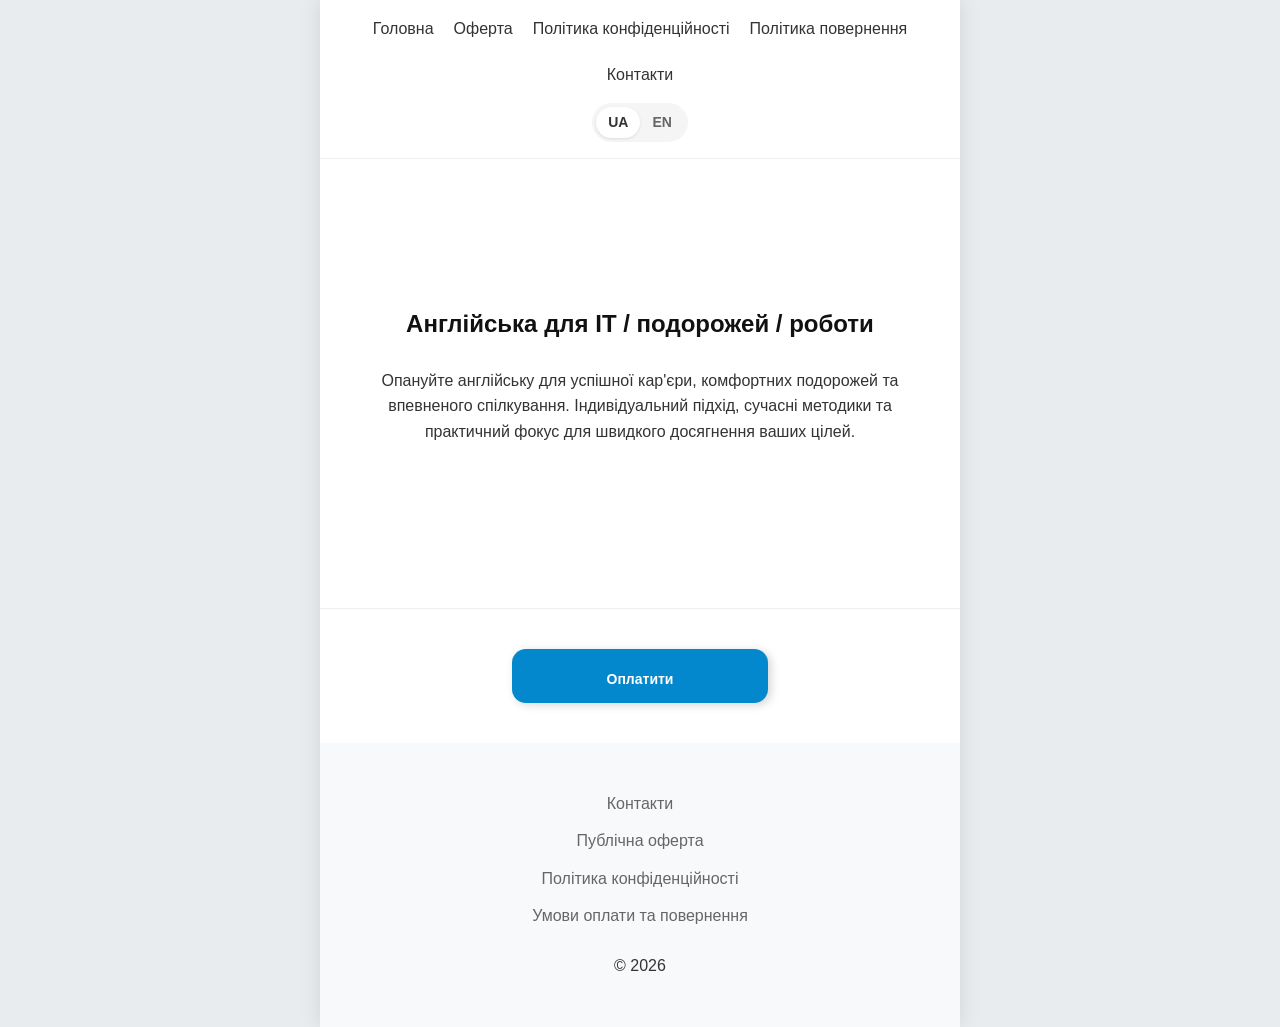
<file: index.html>
<!DOCTYPE html>
<html lang="uk">
<head>
    <meta charset="UTF-8">
    <meta name="viewport" content="width=device-width, initial-scale=1.0">
    <title>Англійська для IT / подорожей / роботи</title>
    <link rel="stylesheet" href="assets/css/styles.css">
    <link rel="alternate" hreflang="uk" href="index.html">
    <link rel="alternate" hreflang="en" href="en/index.html">
</head>
<body>
    <div class="site-wrapper">
        <header>
            <nav>
                <a href="index.html">Головна</a>
                <a href="offer.html">Оферта</a>
                <a href="privacy.html">Політика конфіденційності</a>
                <a href="refund.html">Політика повернення</a>
                <a href="contacts.html">Контакти</a>
            </nav>
            <div class="language-switcher">
                <a href="index.html" class="lang-link active">UA</a>
                <a href="en/index.html" class="lang-link">EN</a>
            </div>
        </header>

        <main>
            <section>
                <h1>Англійська для IT / подорожей / роботи</h1>
                <p>Опануйте англійську для успішної кар'єри, комфортних подорожей та впевненого спілкування. Індивідуальний підхід, сучасні методики та практичний фокус для швидкого досягнення ваших цілей.</p>
            </section>
            <div style="text-align: center; margin: 40px 0;">
                <a href="https://secure.wayforpay.com/button/bc25358b817f2" style="display:inline-block!important;background:#0488cd;background-size:cover;width: 256px!important;height:54px!important;border:none!important;border-radius:14px!important;padding:16px!important;text-decoration:none!important;box-shadow:3px 2px 8px rgba(71,66,66,0.22)!important;text-align:center!important;outline:none!important;" onmouseover="this.style.opacity='0.8';" onmouseout="this.style.opacity='1';"> <span style="font-family:Verdana,Arial,sans-serif!important;font-weight:bold!important;font-size:14px!important;color:#ffffff!important;line-height:18px!important;vertical-align:middle!important;">Оплатити</span></a>
            </div>
        </main>

        <footer>
            <div class="footer-links">
                <a href="contacts.html">Контакти</a>
                <a href="offer.html">Публічна оферта</a>
                <a href="privacy.html">Політика конфіденційності</a>
                <a href="refund.html">Умови оплати та повернення</a>
            </div>
            <div>&copy; 2026</div>
        </footer>
    </div>
</body>
</html>
</file>
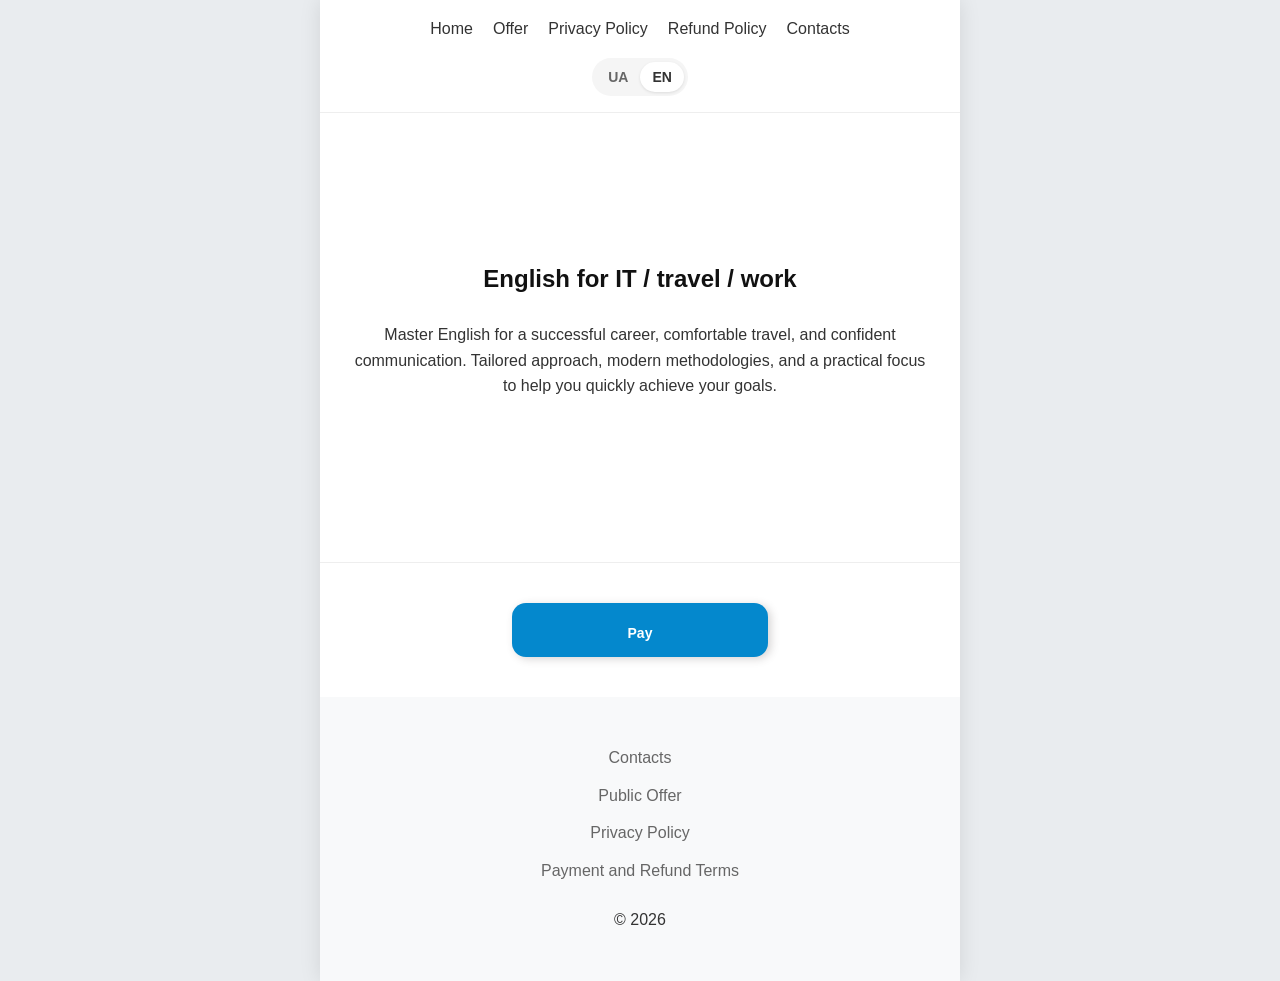
<file: en/index.html>
<!DOCTYPE html>
<html lang="en">
<head>
    <meta charset="UTF-8">
    <meta name="viewport" content="width=device-width, initial-scale=1.0">
    <title>English for IT / travel / work</title>
    <link rel="stylesheet" href="../assets/css/styles.css">
    <link rel="alternate" hreflang="uk" href="../index.html">
    <link rel="alternate" hreflang="en" href="index.html">
</head>
<body>
    <div class="site-wrapper">
        <header>
            <nav>
                <a href="index.html">Home</a>
                <a href="offer.html">Offer</a>
                <a href="privacy.html">Privacy Policy</a>
                <a href="refund.html">Refund Policy</a>
                <a href="contacts.html">Contacts</a>
            </nav>
            <div class="language-switcher">
                <a href="../index.html" class="lang-link">UA</a>
                <a href="index.html" class="lang-link active">EN</a>
            </div>
        </header>

        <main>
            <section>
                <h1>English for IT / travel / work</h1>
                <p>Master English for a successful career, comfortable travel, and confident communication. Tailored approach, modern methodologies, and a practical focus to help you quickly achieve your goals.</p>
            </section>
            <div style="text-align: center; margin: 40px 0;">
                <a href="https://secure.wayforpay.com/button/bc25358b817f2" style="display:inline-block!important;background:#0488cd;background-size:cover;width: 256px!important;height:54px!important;border:none!important;border-radius:14px!important;padding:16px!important;text-decoration:none!important;box-shadow:3px 2px 8px rgba(71,66,66,0.22)!important;text-align:center!important;outline:none!important;" onmouseover="this.style.opacity='0.8';" onmouseout="this.style.opacity='1';"> <span style="font-family:Verdana,Arial,sans-serif!important;font-weight:bold!important;font-size:14px!important;color:#ffffff!important;line-height:18px!important;vertical-align:middle!important;">Pay</span></a>
            </div>
        </main>

        <footer>
            <div class="footer-links">
                <a href="contacts.html">Contacts</a>
                <a href="offer.html">Public Offer</a>
                <a href="privacy.html">Privacy Policy</a>
                <a href="refund.html">Payment and Refund Terms</a>
            </div>
            <div>&copy; 2026</div>
        </footer>
    </div>
</body>
</html>
</file>
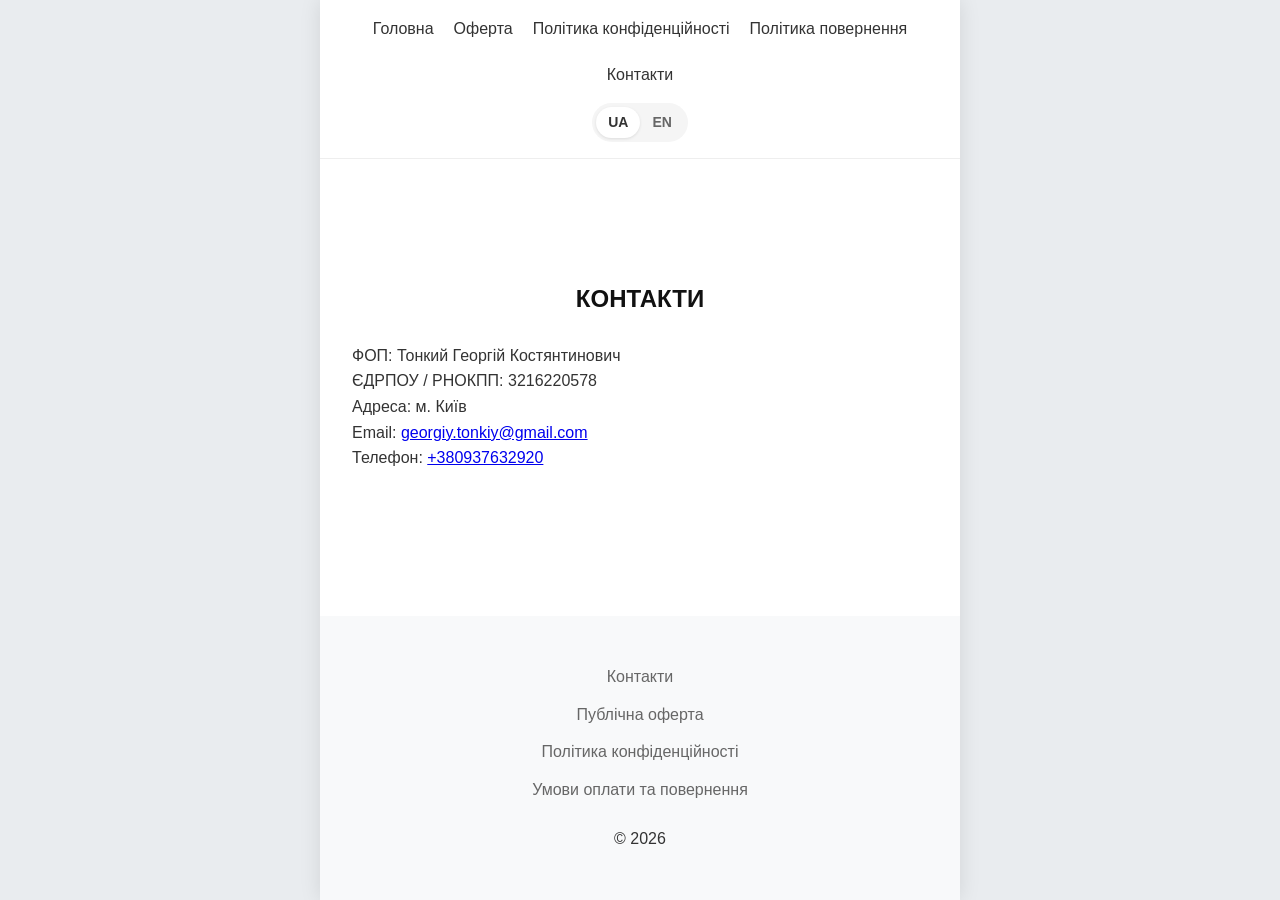
<file: contacts.html>
<!DOCTYPE html>
<html lang="uk">
<head>
    <meta charset="UTF-8">
    <meta name="viewport" content="width=device-width, initial-scale=1.0">
    <title>Контакти</title>
    <link rel="stylesheet" href="assets/css/styles.css">
    <link rel="alternate" hreflang="uk" href="contacts.html">
    <link rel="alternate" hreflang="en" href="en/contacts.html">
</head>
<body>
    <div class="site-wrapper">
        <header>
            <nav>
                <a href="index.html">Головна</a>
                <a href="offer.html">Оферта</a>
                <a href="privacy.html">Політика конфіденційності</a>
                <a href="refund.html">Політика повернення</a>
                <a href="contacts.html">Контакти</a>            </nav>
            <div class="language-switcher">
                <a href="contacts.html" class="lang-link active">UA</a>
                <a href="en/contacts.html" class="lang-link">EN</a>
            </div>
        </header>

        <main>
            <section>
                <div class="legal-content">
                    <h1>КОНТАКТИ</h1>
                    <p>
                        ФОП: Тонкий Георгій Костянтинович<br>
                        ЄДРПОУ / РНОКПП: 3216220578<br>
                        Адреса: м. Київ<br>
                        Email: <a href="mailto:georgiy.tonkiy@gmail.com">georgiy.tonkiy@gmail.com</a><br>
                        Телефон: <a href="tel:+380937632920">+380937632920</a>
                    </p>
                </div>
            </section>
        </main>

        <footer>
            <div class="footer-links">
                <a href="contacts.html">Контакти</a>
                <a href="offer.html">Публічна оферта</a>
                <a href="privacy.html">Політика конфіденційності</a>
                <a href="refund.html">Умови оплати та повернення</a>
            </div>
            <div>&copy; 2026</div>
        </footer>
    </div>
</body>
</html>
</file>
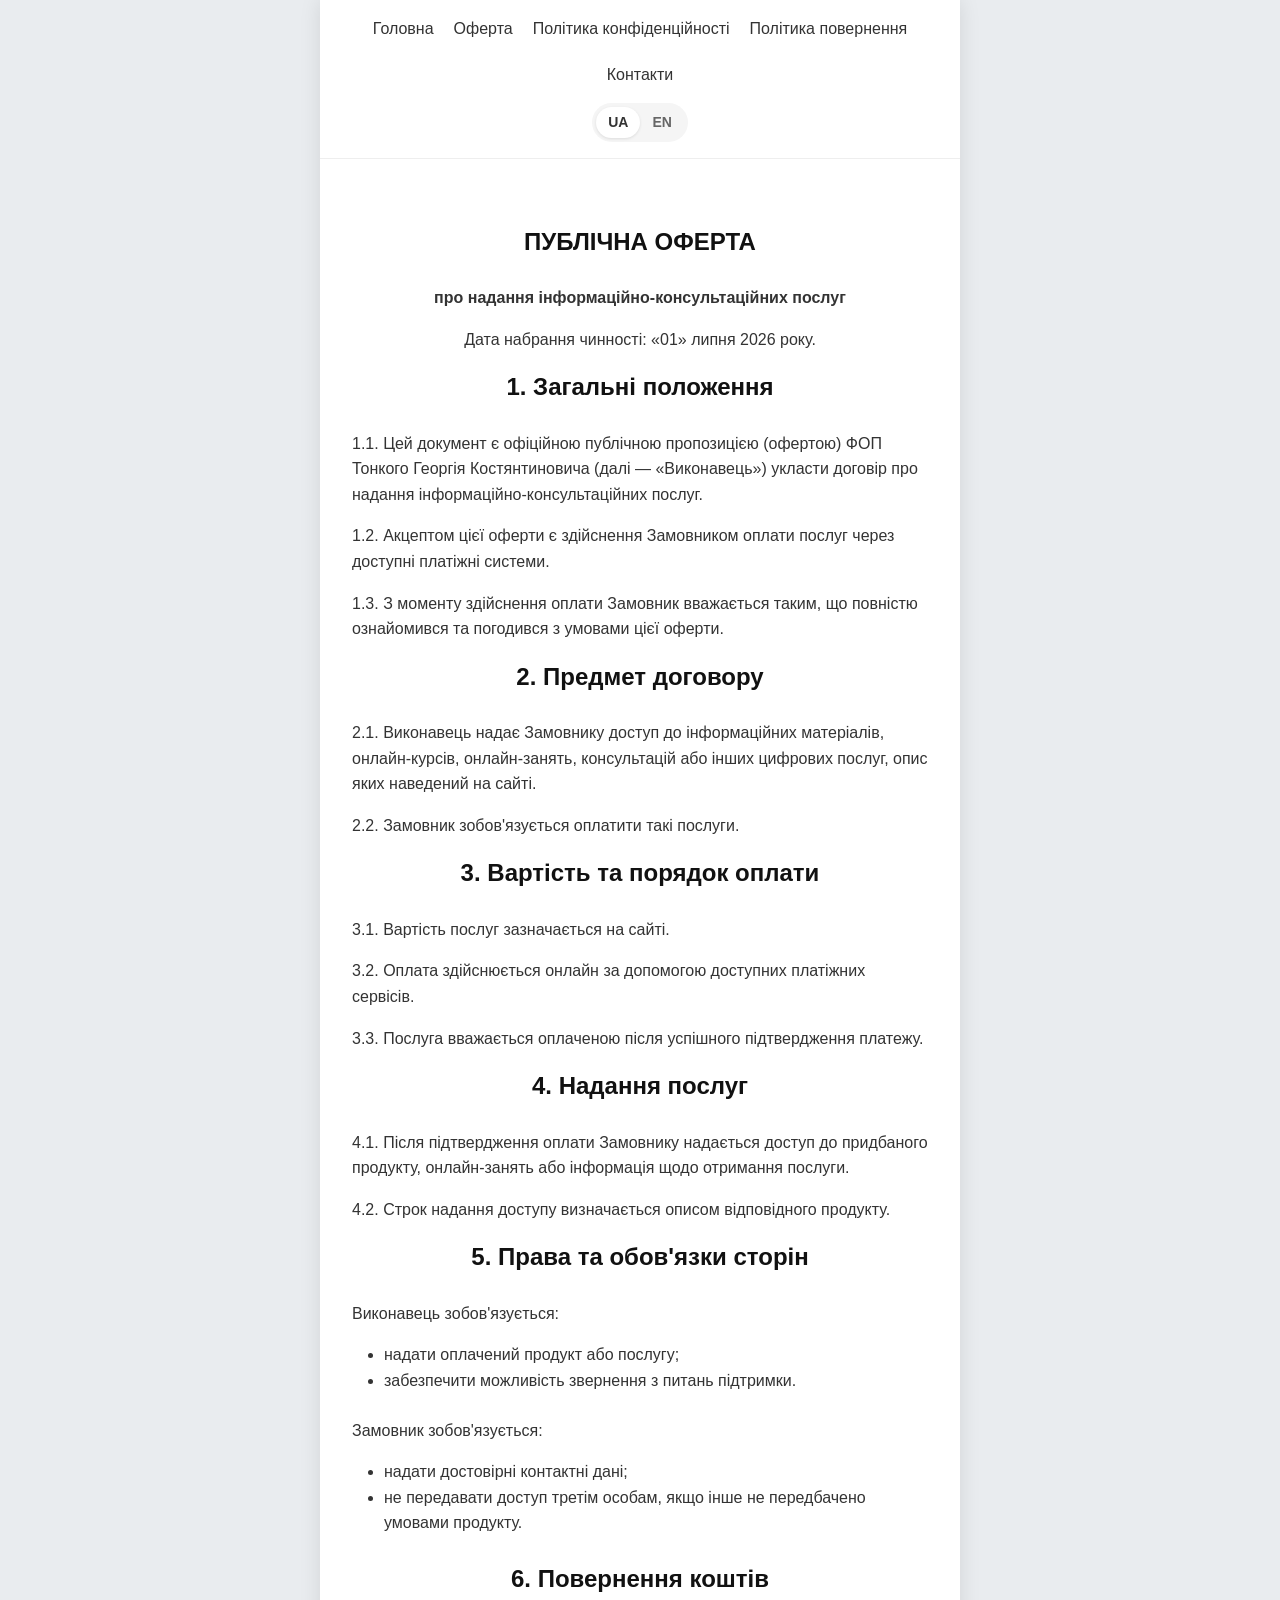
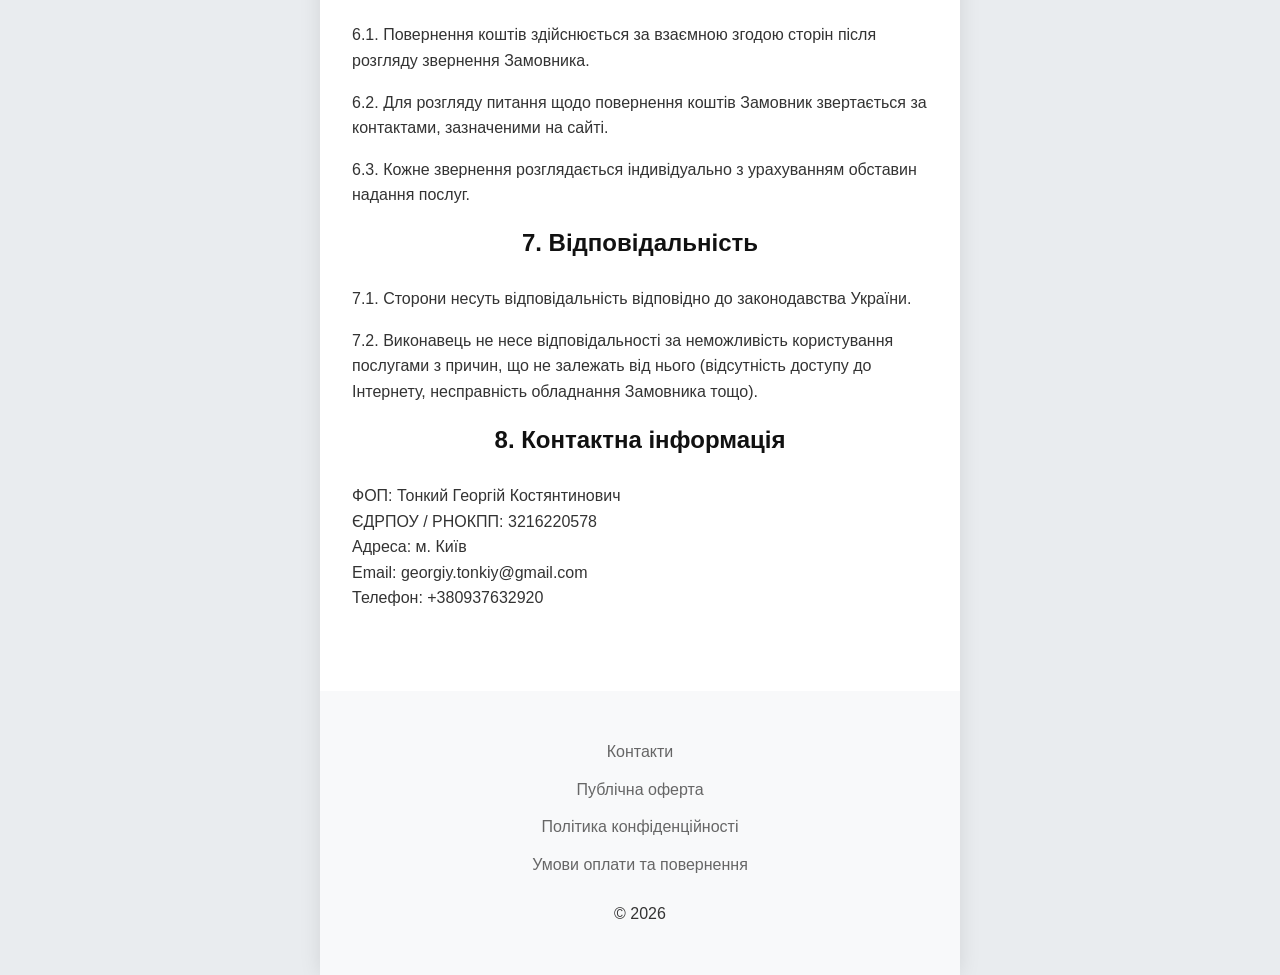
<file: offer.html>
<!DOCTYPE html>
<html lang="uk">
<head>
    <meta charset="UTF-8">
    <meta name="viewport" content="width=device-width, initial-scale=1.0">
    <title>Публічна оферта</title>
    <link rel="stylesheet" href="assets/css/styles.css">
    <link rel="alternate" hreflang="uk" href="offer.html">
    <link rel="alternate" hreflang="en" href="en/offer.html">
</head>
<body>
    <div class="site-wrapper">
        <header>
            <nav>
                <a href="index.html">Головна</a>
                <a href="offer.html">Оферта</a>
                <a href="privacy.html">Політика конфіденційності</a>
                <a href="refund.html">Політика повернення</a>
                <a href="contacts.html">Контакти</a>            </nav>
            <div class="language-switcher">
                <a href="offer.html" class="lang-link active">UA</a>
                <a href="en/offer.html" class="lang-link">EN</a>
            </div>
        </header>

        <main>
            <section>
                <div class="legal-content">
                    <h1>ПУБЛІЧНА ОФЕРТА</h1>
                    <p align="center"><strong>про надання інформаційно-консультаційних послуг</strong></p>
                    <p align="center">Дата набрання чинності: «01» липня 2026 року.</p>

                    <h2>1. Загальні положення</h2>
                    <p>1.1. Цей документ є офіційною публічною пропозицією (офертою) ФОП Тонкого Георгія Костянтиновича (далі — «Виконавець») укласти договір про надання інформаційно-консультаційних послуг.</p>
                    <p>1.2. Акцептом цієї оферти є здійснення Замовником оплати послуг через доступні платіжні системи.</p>
                    <p>1.3. З моменту здійснення оплати Замовник вважається таким, що повністю ознайомився та погодився з умовами цієї оферти.</p>

                    <h2>2. Предмет договору</h2>
                    <p>2.1. Виконавець надає Замовнику доступ до інформаційних матеріалів, онлайн-курсів, онлайн-занять, консультацій або інших цифрових послуг, опис яких наведений на сайті.</p>
                    <p>2.2. Замовник зобов'язується оплатити такі послуги.</p>

                    <h2>3. Вартість та порядок оплати</h2>
                    <p>3.1. Вартість послуг зазначається на сайті.</p>
                    <p>3.2. Оплата здійснюється онлайн за допомогою доступних платіжних сервісів.</p>
                    <p>3.3. Послуга вважається оплаченою після успішного підтвердження платежу.</p>

                    <h2>4. Надання послуг</h2>
                    <p>4.1. Після підтвердження оплати Замовнику надається доступ до придбаного продукту, онлайн-занять або інформація щодо отримання послуги.</p>
                    <p>4.2. Строк надання доступу визначається описом відповідного продукту.</p>

                    <h2>5. Права та обов'язки сторін</h2>
                    <p>Виконавець зобов'язується:</p>
                    <ul>
                        <li>надати оплачений продукт або послугу;</li>
                        <li>забезпечити можливість звернення з питань підтримки.</li>
                    </ul>
                    <p>Замовник зобов'язується:</p>
                    <ul>
                        <li>надати достовірні контактні дані;</li>
                        <li>не передавати доступ третім особам, якщо інше не передбачено умовами продукту.</li>
                    </ul>

                    <h2>6. Повернення коштів</h2>
                    <p>6.1. Повернення коштів здійснюється за взаємною згодою сторін після розгляду звернення Замовника.</p>
                    <p>6.2. Для розгляду питання щодо повернення коштів Замовник звертається за контактами, зазначеними на сайті.</p>
                    <p>6.3. Кожне звернення розглядається індивідуально з урахуванням обставин надання послуг.</p>

                    <h2>7. Відповідальність</h2>
                    <p>7.1. Сторони несуть відповідальність відповідно до законодавства України.</p>
                    <p>7.2. Виконавець не несе відповідальності за неможливість користування послугами з причин, що не залежать від нього (відсутність доступу до Інтернету, несправність обладнання Замовника тощо).</p>

                    <h2>8. Контактна інформація</h2>
                    <p>
                        ФОП: Тонкий Георгій Костянтинович<br>
                        ЄДРПОУ / РНОКПП: 3216220578<br>
                        Адреса: м. Київ<br>
                        Email: georgiy.tonkiy@gmail.com<br>
                        Телефон: +380937632920
                    </p>
                </div>
            </section>
        </main>

        <footer>
            <div class="footer-links">
                <a href="contacts.html">Контакти</a>
                <a href="offer.html">Публічна оферта</a>
                <a href="privacy.html">Політика конфіденційності</a>
                <a href="refund.html">Умови оплати та повернення</a>
            </div>
            <div>&copy; 2026</div>
        </footer>
    </div>
</body>
</html>
</file>
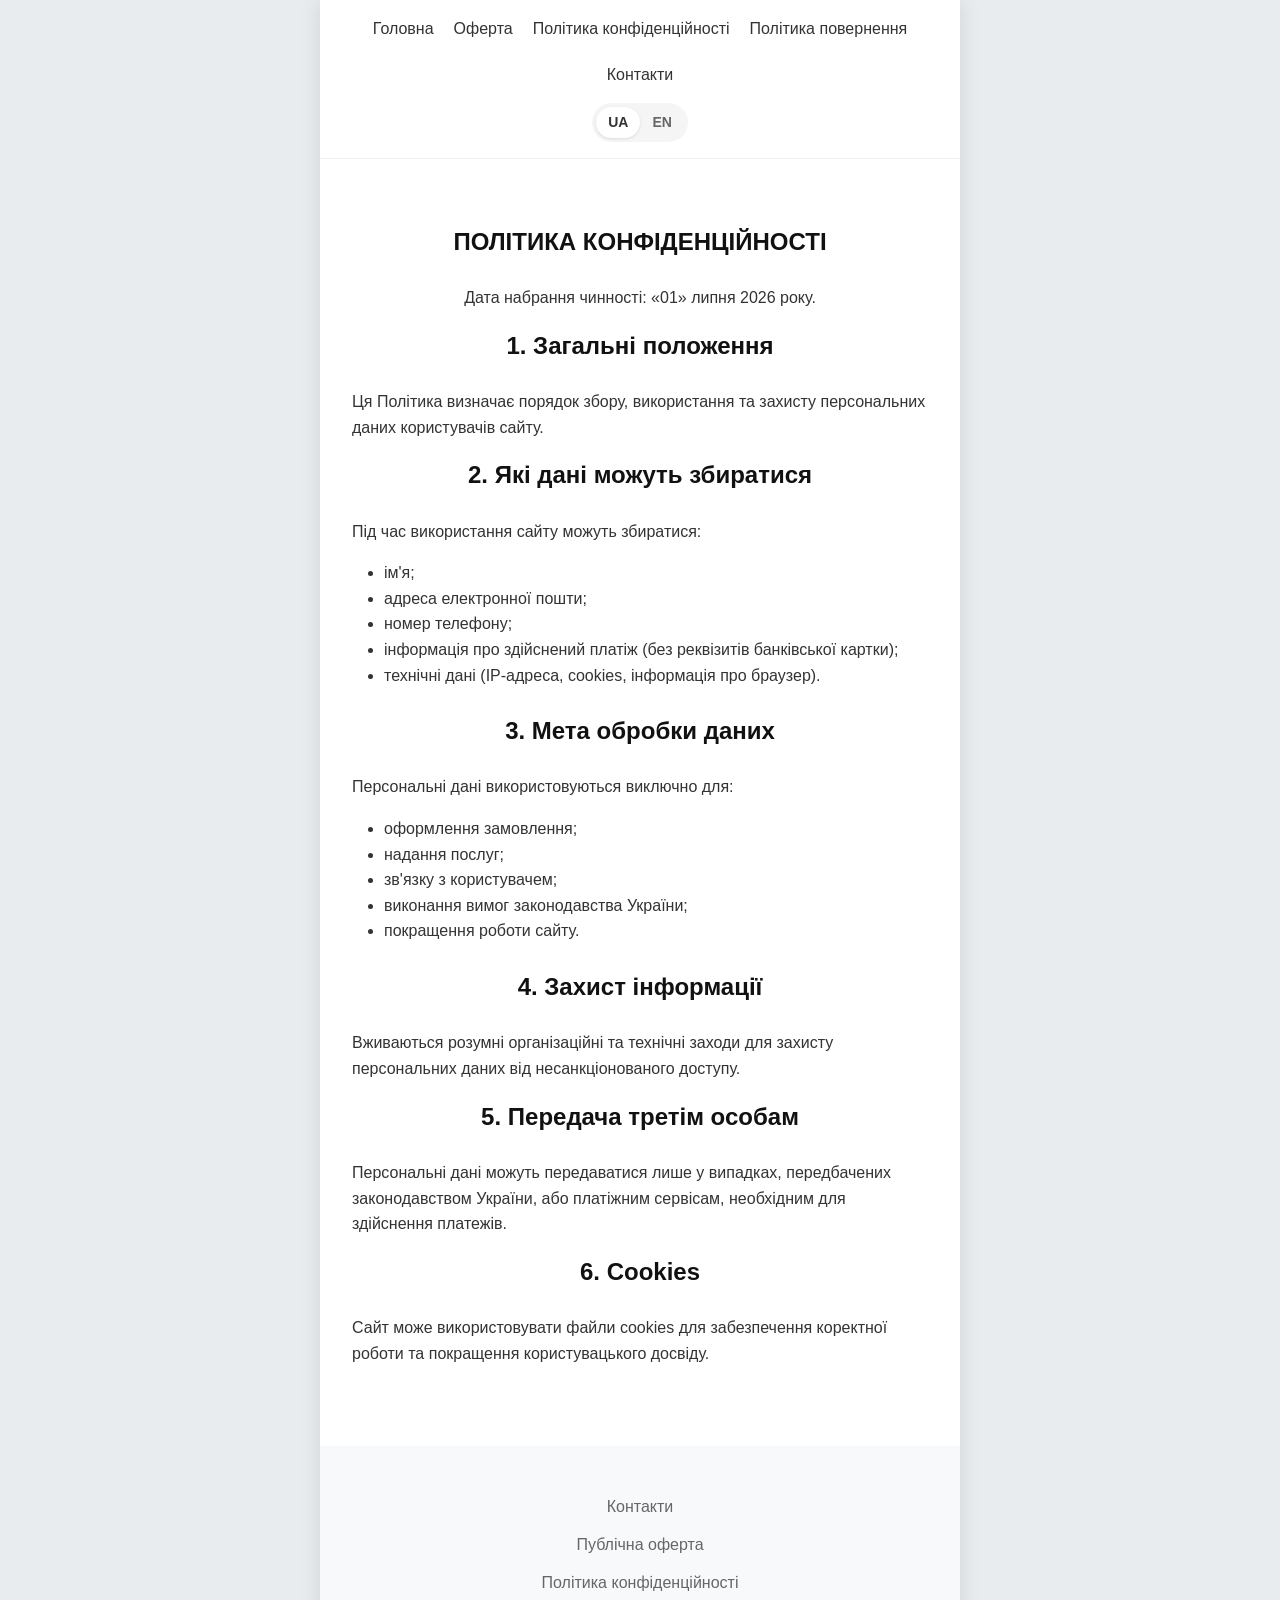
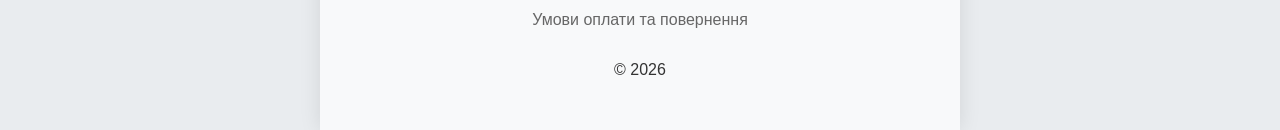
<file: privacy.html>
<!DOCTYPE html>
<html lang="uk">
<head>
    <meta charset="UTF-8">
    <meta name="viewport" content="width=device-width, initial-scale=1.0">
    <title>Політика конфіденційності</title>
    <link rel="stylesheet" href="assets/css/styles.css">
    <link rel="alternate" hreflang="uk" href="privacy.html">
    <link rel="alternate" hreflang="en" href="en/privacy.html">
</head>
<body>
    <div class="site-wrapper">
        <header>
            <nav>
                <a href="index.html">Головна</a>
                <a href="offer.html">Оферта</a>
                <a href="privacy.html">Політика конфіденційності</a>
                <a href="refund.html">Політика повернення</a>
                <a href="contacts.html">Контакти</a>            </nav>
            <div class="language-switcher">
                <a href="privacy.html" class="lang-link active">UA</a>
                <a href="en/privacy.html" class="lang-link">EN</a>
            </div>
        </header>

        <main>
            <section>
                <div class="legal-content">
                    <h1>ПОЛІТИКА КОНФІДЕНЦІЙНОСТІ</h1>
                    <p align="center">Дата набрання чинності: «01» липня 2026 року.</p>

                    <h2>1. Загальні положення</h2>
                    <p>Ця Політика визначає порядок збору, використання та захисту персональних даних користувачів сайту.</p>

                    <h2>2. Які дані можуть збиратися</h2>
                    <p>Під час використання сайту можуть збиратися:</p>
                    <ul>
                        <li>ім'я;</li>
                        <li>адреса електронної пошти;</li>
                        <li>номер телефону;</li>
                        <li>інформація про здійснений платіж (без реквізитів банківської картки);</li>
                        <li>технічні дані (IP-адреса, cookies, інформація про браузер).</li>
                    </ul>

                    <h2>3. Мета обробки даних</h2>
                    <p>Персональні дані використовуються виключно для:</p>
                    <ul>
                        <li>оформлення замовлення;</li>
                        <li>надання послуг;</li>
                        <li>зв'язку з користувачем;</li>
                        <li>виконання вимог законодавства України;</li>
                        <li>покращення роботи сайту.</li>
                    </ul>

                    <h2>4. Захист інформації</h2>
                    <p>Вживаються розумні організаційні та технічні заходи для захисту персональних даних від несанкціонованого доступу.</p>

                    <h2>5. Передача третім особам</h2>
                    <p>Персональні дані можуть передаватися лише у випадках, передбачених законодавством України, або платіжним сервісам, необхідним для здійснення платежів.</p>

                    <h2>6. Cookies</h2>
                    <p>Сайт може використовувати файли cookies для забезпечення коректної роботи та покращення користувацького досвіду.</p>
                </div>
            </section>
        </main>

        <footer>
            <div class="footer-links">
                <a href="contacts.html">Контакти</a>
                <a href="offer.html">Публічна оферта</a>
                <a href="privacy.html">Політика конфіденційності</a>
                <a href="refund.html">Умови оплати та повернення</a>
            </div>
            <div>&copy; 2026</div>
        </footer>
    </div>
</body>
</html>
</file>
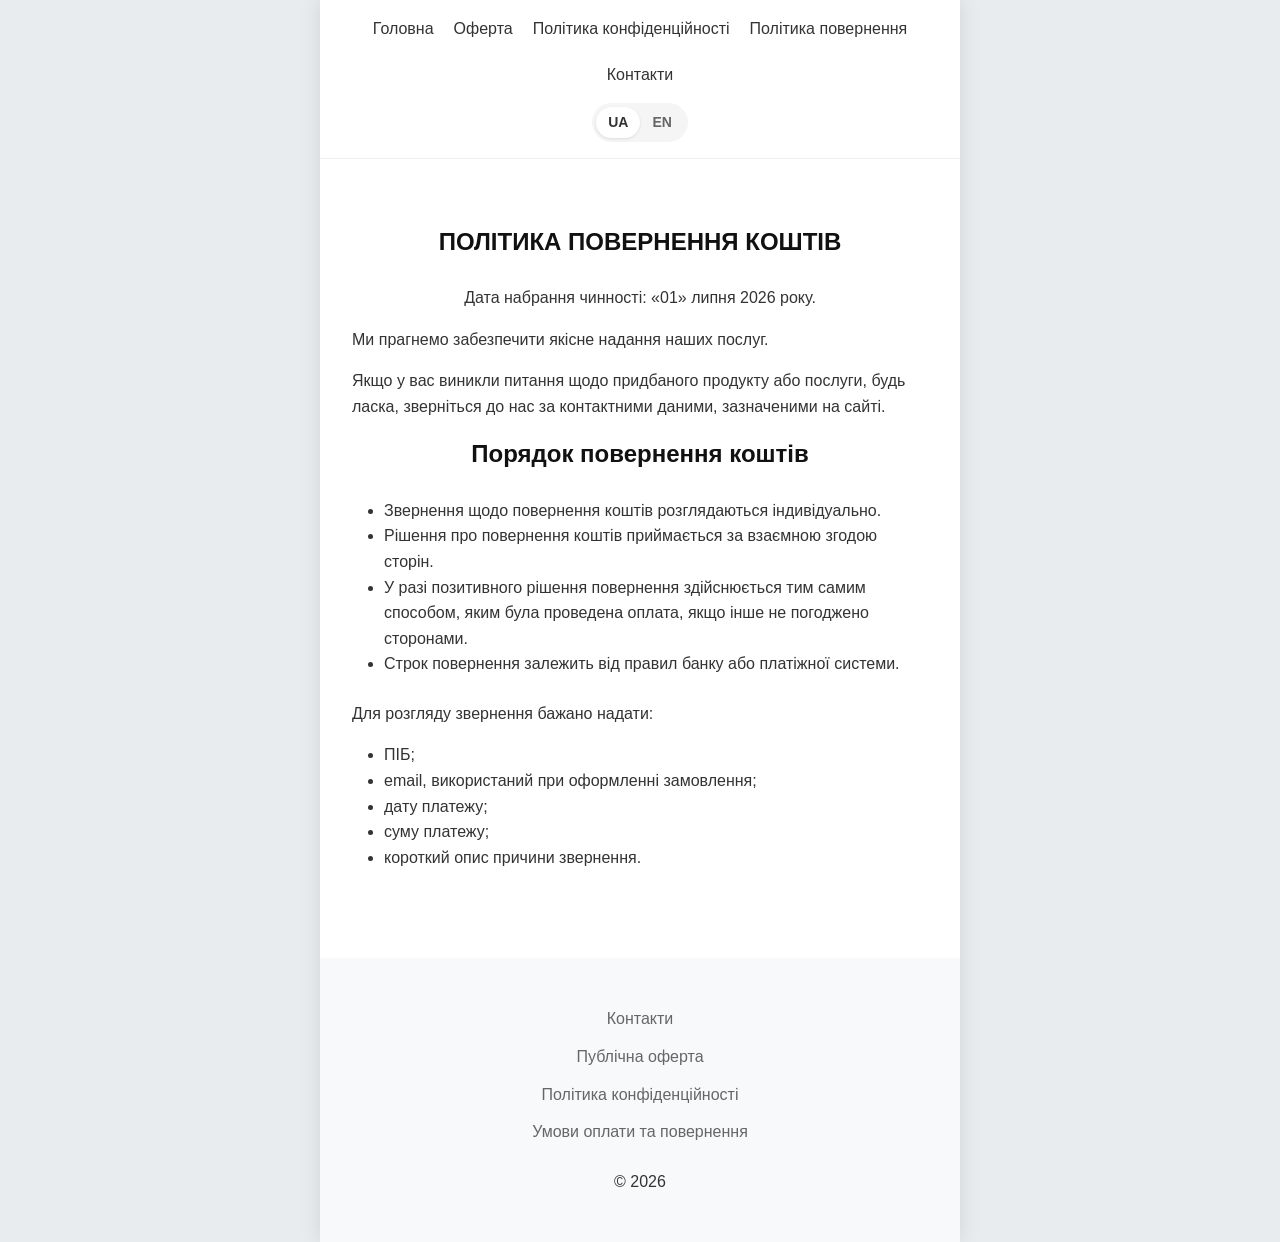
<file: refund.html>
<!DOCTYPE html>
<html lang="uk">
<head>
    <meta charset="UTF-8">
    <meta name="viewport" content="width=device-width, initial-scale=1.0">
    <title>Умови оплати та повернення</title>
    <link rel="stylesheet" href="assets/css/styles.css">
    <link rel="alternate" hreflang="uk" href="refund.html">
    <link rel="alternate" hreflang="en" href="en/refund.html">
</head>
<body>
    <div class="site-wrapper">
        <header>
            <nav>
                <a href="index.html">Головна</a>
                <a href="offer.html">Оферта</a>
                <a href="privacy.html">Політика конфіденційності</a>
                <a href="refund.html">Політика повернення</a>
                <a href="contacts.html">Контакти</a>            </nav>
            <div class="language-switcher">
                <a href="refund.html" class="lang-link active">UA</a>
                <a href="en/refund.html" class="lang-link">EN</a>
            </div>
        </header>

        <main>
            <section>
                <div class="legal-content">
                    <h1>ПОЛІТИКА ПОВЕРНЕННЯ КОШТІВ</h1>
                    <p align="center">Дата набрання чинності: «01» липня 2026 року.</p>
                    <p>Ми прагнемо забезпечити якісне надання наших послуг.</p>
                    <p>Якщо у вас виникли питання щодо придбаного продукту або послуги, будь ласка, зверніться до нас за контактними даними, зазначеними на сайті.</p>

                    <h2>Порядок повернення коштів</h2>
                    <ul>
                        <li>Звернення щодо повернення коштів розглядаються індивідуально.</li>
                        <li>Рішення про повернення коштів приймається за взаємною згодою сторін.</li>
                        <li>У разі позитивного рішення повернення здійснюється тим самим способом, яким була проведена оплата, якщо інше не погоджено сторонами.</li>
                        <li>Строк повернення залежить від правил банку або платіжної системи.</li>
                    </ul>

                    <p>Для розгляду звернення бажано надати:</p>
                    <ul>
                        <li>ПІБ;</li>
                        <li>email, використаний при оформленні замовлення;</li>
                        <li>дату платежу;</li>
                        <li>суму платежу;</li>
                        <li>короткий опис причини звернення.</li>
                    </ul>
                </div>
            </section>
        </main>

        <footer>
            <div class="footer-links">
                <a href="contacts.html">Контакти</a>
                <a href="offer.html">Публічна оферта</a>
                <a href="privacy.html">Політика конфіденційності</a>
                <a href="refund.html">Умови оплати та повернення</a>
            </div>
            <div>&copy; 2026</div>
        </footer>
    </div>
</body>
</html>
</file>
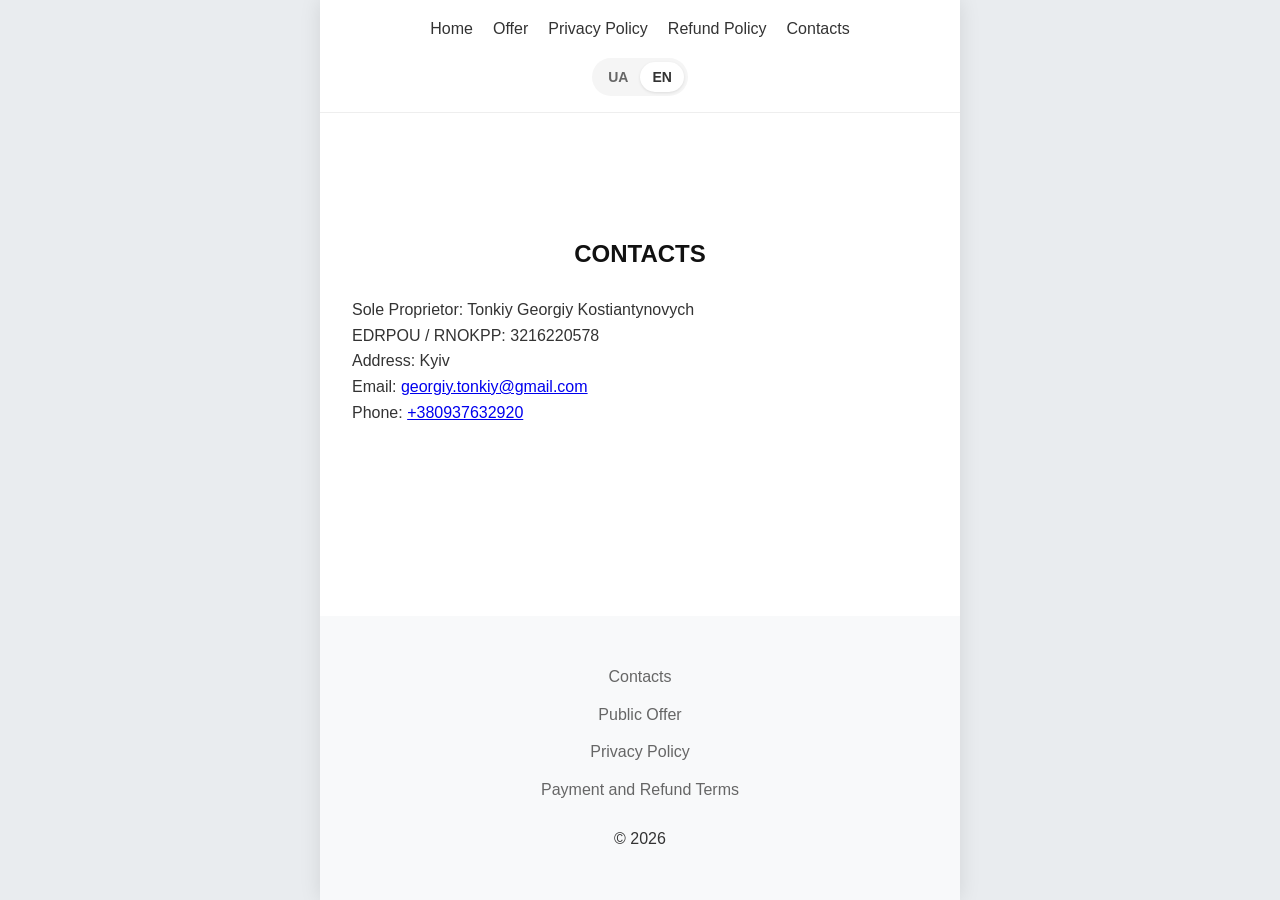
<file: en/contacts.html>
<!DOCTYPE html>
<html lang="en">
<head>
    <meta charset="UTF-8">
    <meta name="viewport" content="width=device-width, initial-scale=1.0">
    <title>Contacts</title>
    <link rel="stylesheet" href="../assets/css/styles.css">
    <link rel="alternate" hreflang="uk" href="../contacts.html">
    <link rel="alternate" hreflang="en" href="contacts.html">
</head>
<body>
    <div class="site-wrapper">
        <header>
            <nav>
                <a href="index.html">Home</a>
                <a href="offer.html">Offer</a>
                <a href="privacy.html">Privacy Policy</a>
                <a href="refund.html">Refund Policy</a>
                <a href="contacts.html">Contacts</a>            </nav>
            <div class="language-switcher">
                <a href="../contacts.html" class="lang-link">UA</a>
                <a href="contacts.html" class="lang-link active">EN</a>
            </div>
        </header>

        <main>
            <section>
                <div class="legal-content">
                    <h1>CONTACTS</h1>
                    <p>
                        Sole Proprietor: Tonkiy Georgiy Kostiantynovych<br>
                        EDRPOU / RNOKPP: 3216220578<br>
                        Address: Kyiv<br>
                        Email: <a href="mailto:georgiy.tonkiy@gmail.com">georgiy.tonkiy@gmail.com</a><br>
                        Phone: <a href="tel:+380937632920">+380937632920</a>
                    </p>
                </div>
            </section>
        </main>

        <footer>
            <div class="footer-links">
                <a href="contacts.html">Contacts</a>
                <a href="offer.html">Public Offer</a>
                <a href="privacy.html">Privacy Policy</a>
                <a href="refund.html">Payment and Refund Terms</a>
            </div>
            <div>&copy; 2026</div>
        </footer>
    </div>
</body>
</html>
</file>
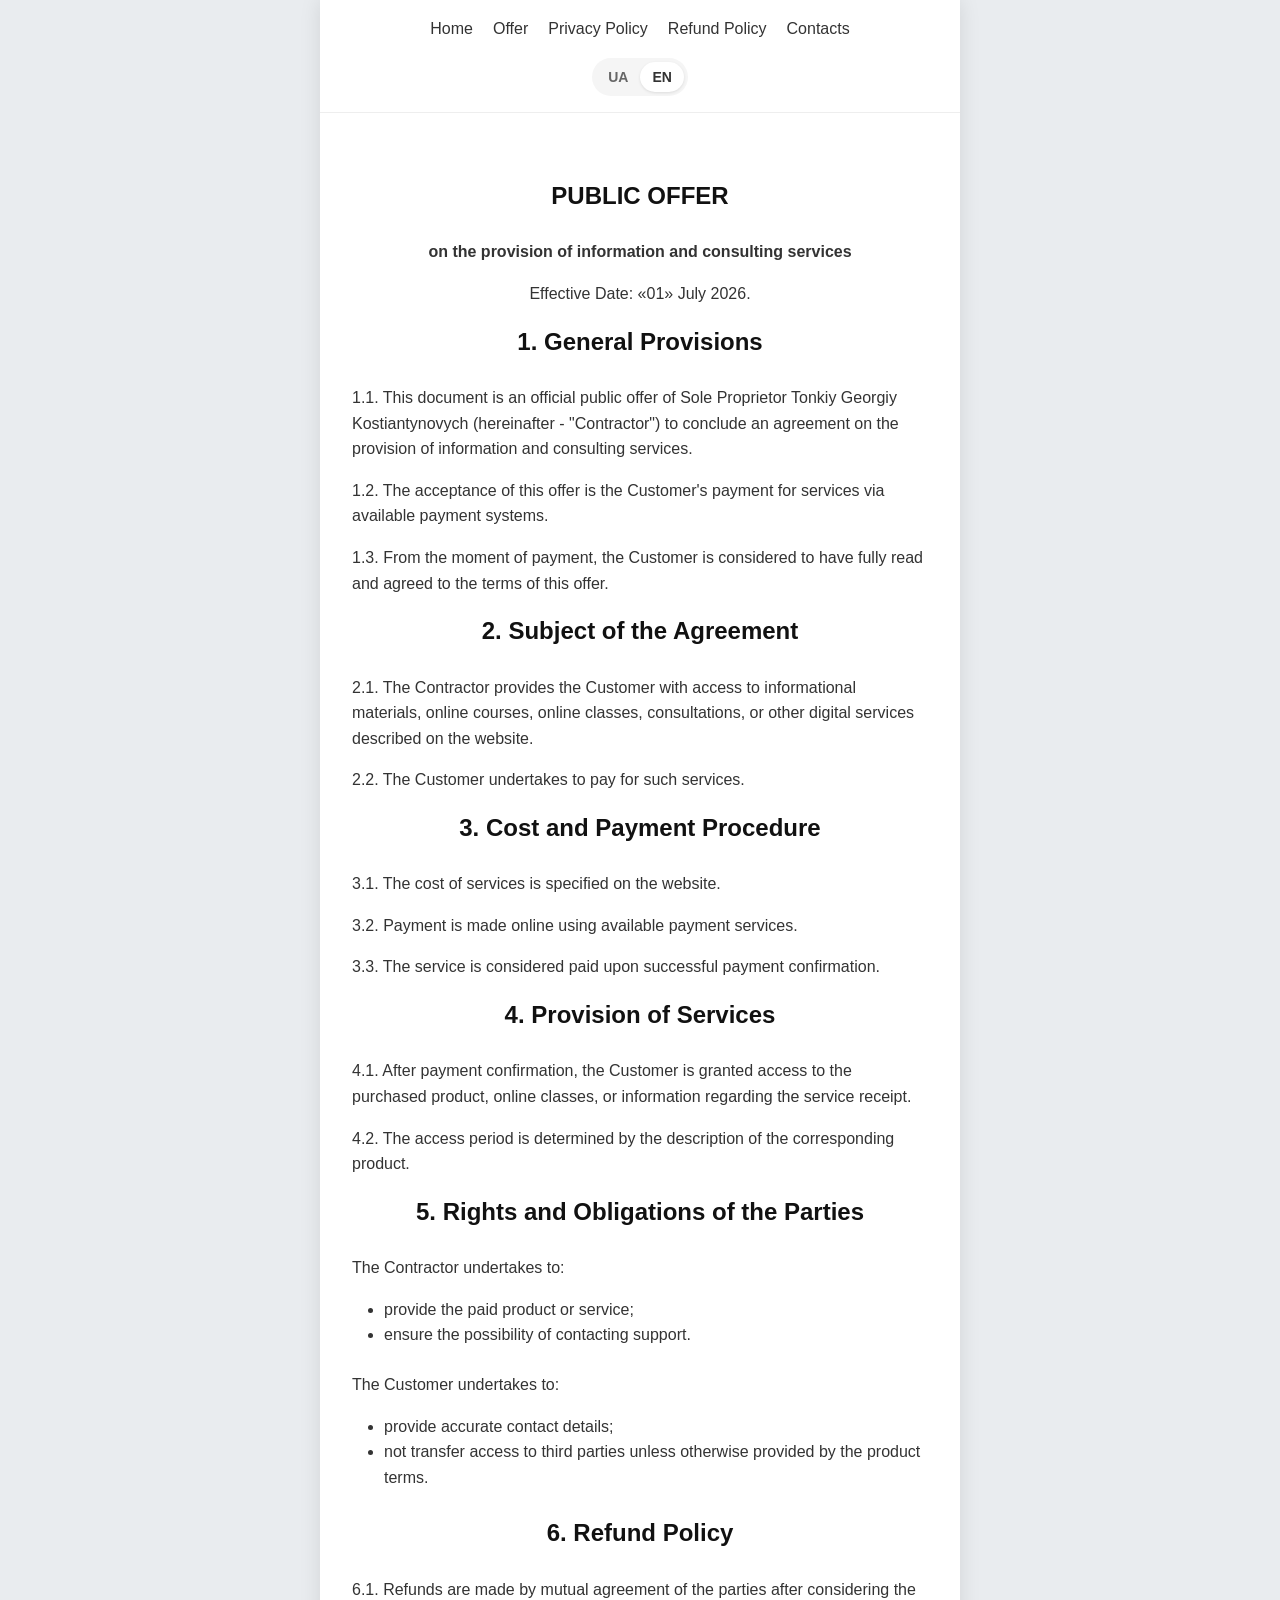
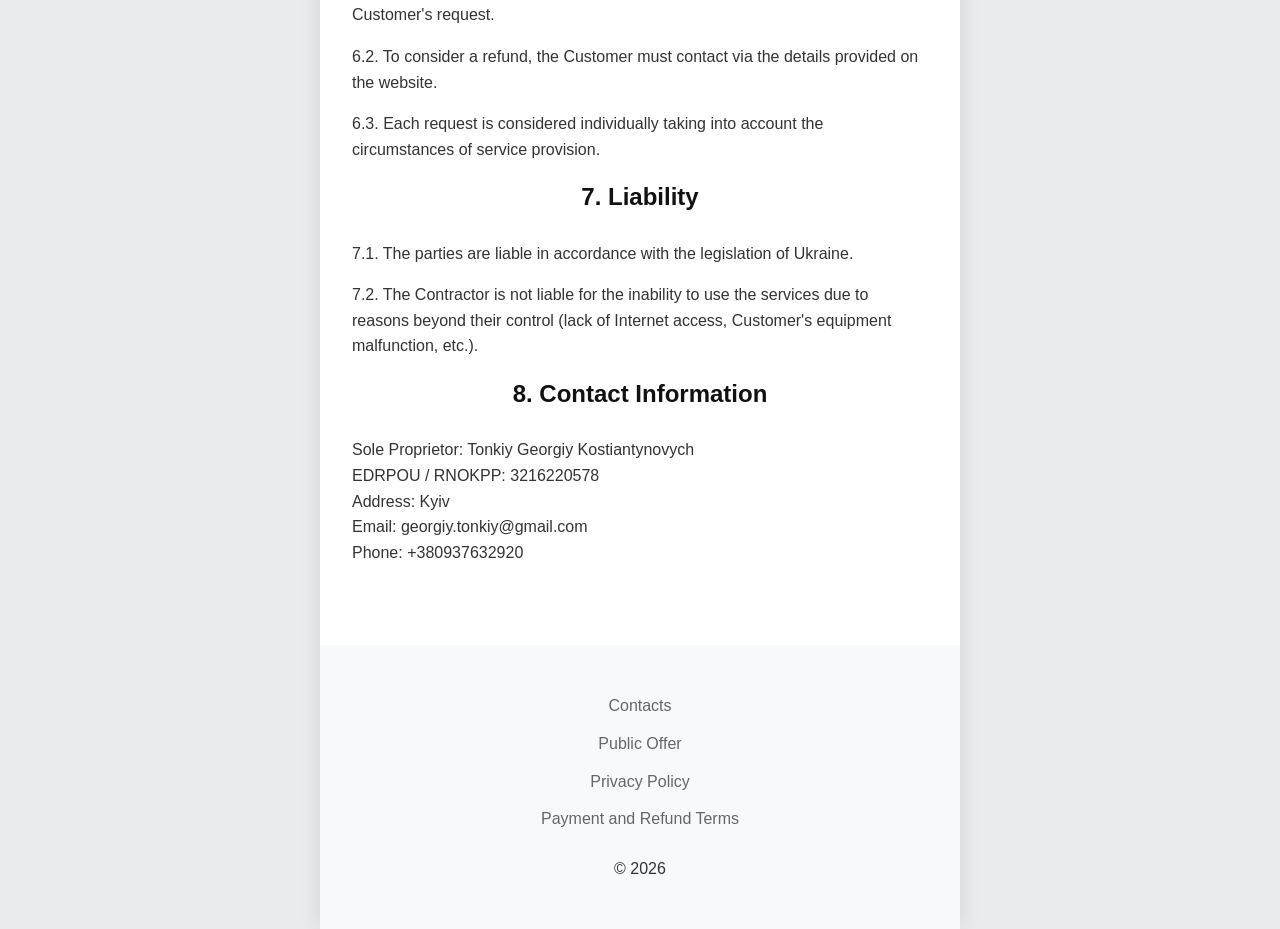
<file: en/offer.html>
<!DOCTYPE html>
<html lang="en">
<head>
    <meta charset="UTF-8">
    <meta name="viewport" content="width=device-width, initial-scale=1.0">
    <title>Public Offer</title>
    <link rel="stylesheet" href="../assets/css/styles.css">
    <link rel="alternate" hreflang="uk" href="../offer.html">
    <link rel="alternate" hreflang="en" href="offer.html">
</head>
<body>
    <div class="site-wrapper">
        <header>
            <nav>
                <a href="index.html">Home</a>
                <a href="offer.html">Offer</a>
                <a href="privacy.html">Privacy Policy</a>
                <a href="refund.html">Refund Policy</a>
                <a href="contacts.html">Contacts</a>            </nav>
            <div class="language-switcher">
                <a href="../offer.html" class="lang-link">UA</a>
                <a href="offer.html" class="lang-link active">EN</a>
            </div>
        </header>

        <main>
            <section>
                <div class="legal-content">
                    <h1>PUBLIC OFFER</h1>
                    <p align="center"><strong>on the provision of information and consulting services</strong></p>
                    <p align="center">Effective Date: «01» July 2026.</p>

                    <h2>1. General Provisions</h2>
                    <p>1.1. This document is an official public offer of Sole Proprietor Tonkiy Georgiy Kostiantynovych (hereinafter - "Contractor") to conclude an agreement on the provision of information and consulting services.</p>
                    <p>1.2. The acceptance of this offer is the Customer's payment for services via available payment systems.</p>
                    <p>1.3. From the moment of payment, the Customer is considered to have fully read and agreed to the terms of this offer.</p>

                    <h2>2. Subject of the Agreement</h2>
                    <p>2.1. The Contractor provides the Customer with access to informational materials, online courses, online classes, consultations, or other digital services described on the website.</p>
                    <p>2.2. The Customer undertakes to pay for such services.</p>

                    <h2>3. Cost and Payment Procedure</h2>
                    <p>3.1. The cost of services is specified on the website.</p>
                    <p>3.2. Payment is made online using available payment services.</p>
                    <p>3.3. The service is considered paid upon successful payment confirmation.</p>

                    <h2>4. Provision of Services</h2>
                    <p>4.1. After payment confirmation, the Customer is granted access to the purchased product, online classes, or information regarding the service receipt.</p>
                    <p>4.2. The access period is determined by the description of the corresponding product.</p>

                    <h2>5. Rights and Obligations of the Parties</h2>
                    <p>The Contractor undertakes to:</p>
                    <ul>
                        <li>provide the paid product or service;</li>
                        <li>ensure the possibility of contacting support.</li>
                    </ul>
                    <p>The Customer undertakes to:</p>
                    <ul>
                        <li>provide accurate contact details;</li>
                        <li>not transfer access to third parties unless otherwise provided by the product terms.</li>
                    </ul>

                    <h2>6. Refund Policy</h2>
                    <p>6.1. Refunds are made by mutual agreement of the parties after considering the Customer's request.</p>
                    <p>6.2. To consider a refund, the Customer must contact via the details provided on the website.</p>
                    <p>6.3. Each request is considered individually taking into account the circumstances of service provision.</p>

                    <h2>7. Liability</h2>
                    <p>7.1. The parties are liable in accordance with the legislation of Ukraine.</p>
                    <p>7.2. The Contractor is not liable for the inability to use the services due to reasons beyond their control (lack of Internet access, Customer's equipment malfunction, etc.).</p>

                    <h2>8. Contact Information</h2>
                    <p>
                        Sole Proprietor: Tonkiy Georgiy Kostiantynovych<br>
                        EDRPOU / RNOKPP: 3216220578<br>
                        Address: Kyiv<br>
                        Email: georgiy.tonkiy@gmail.com<br>
                        Phone: +380937632920
                    </p>
                </div>
            </section>
        </main>

        <footer>
            <div class="footer-links">
                <a href="contacts.html">Contacts</a>
                <a href="offer.html">Public Offer</a>
                <a href="privacy.html">Privacy Policy</a>
                <a href="refund.html">Payment and Refund Terms</a>
            </div>
            <div>&copy; 2026</div>
        </footer>
    </div>
</body>
</html>
</file>
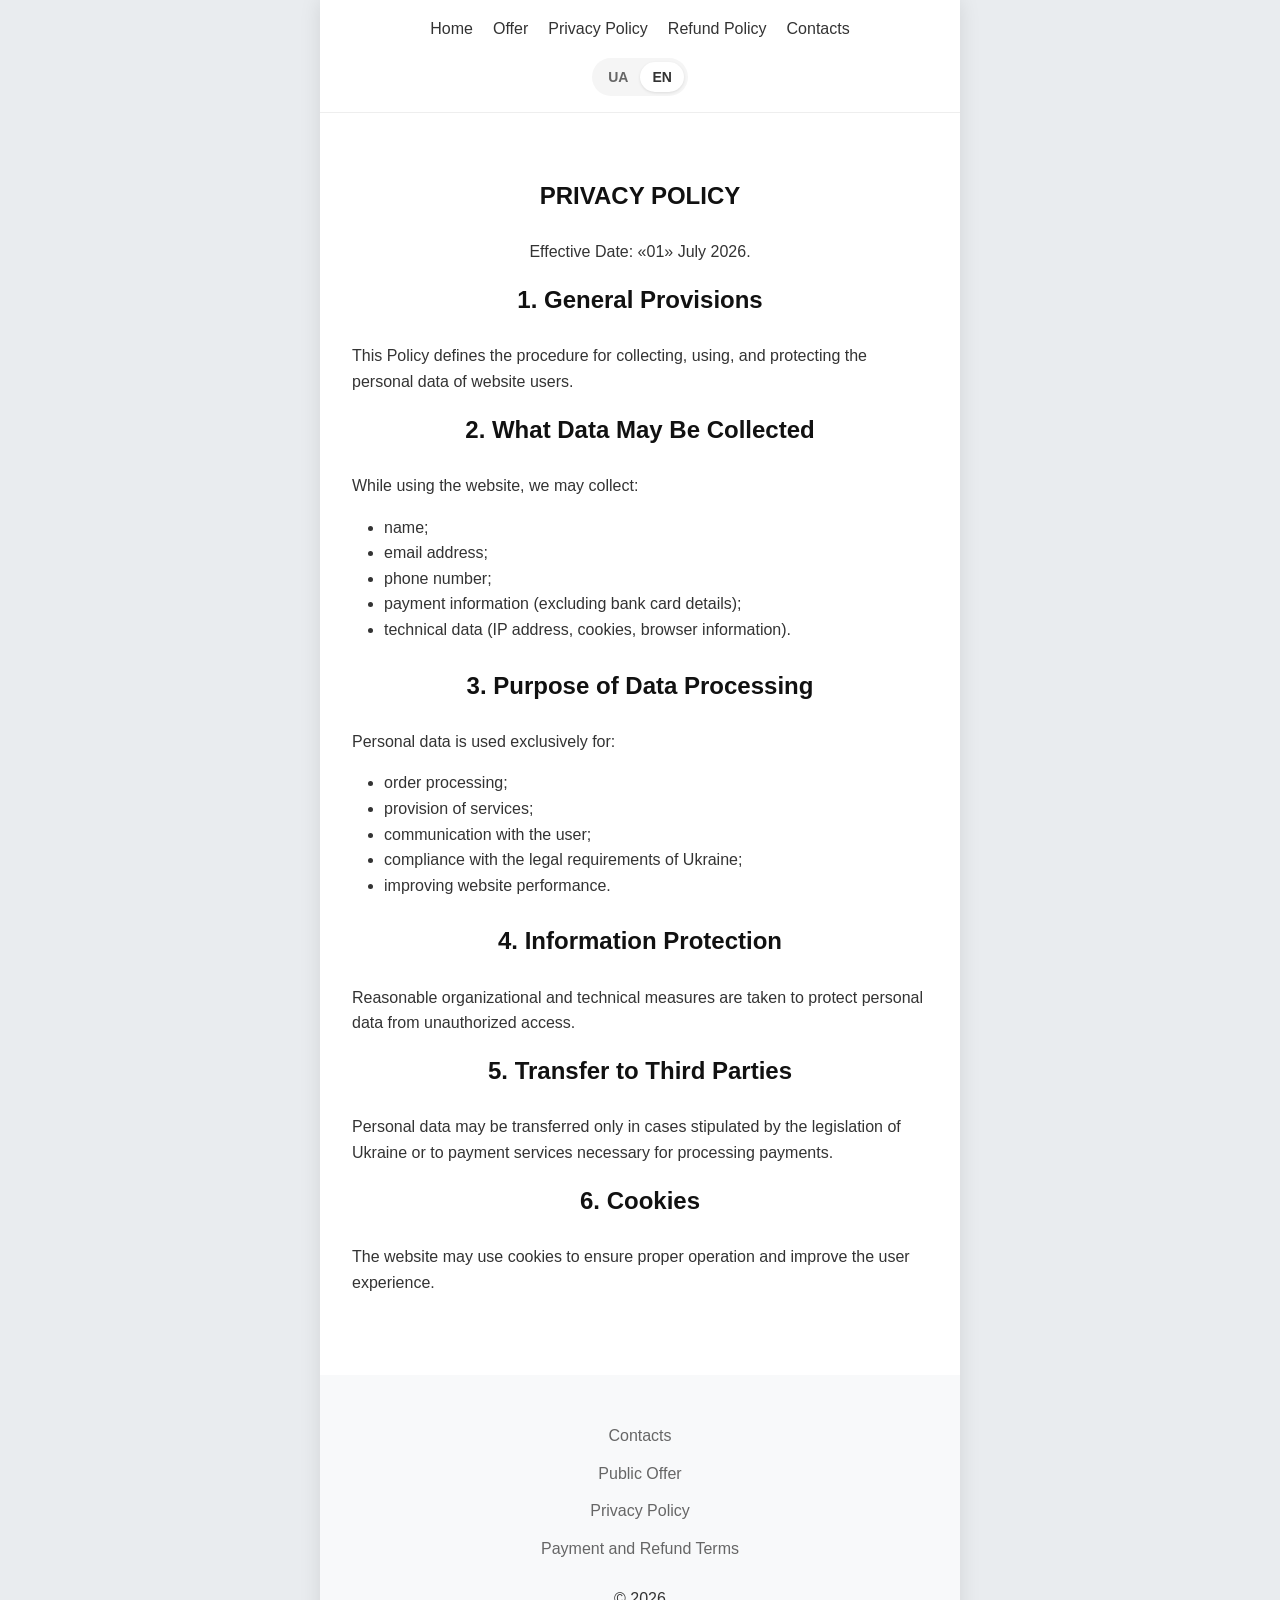
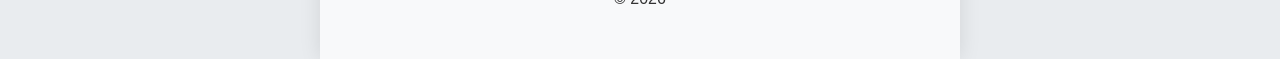
<file: en/privacy.html>
<!DOCTYPE html>
<html lang="en">
<head>
    <meta charset="UTF-8">
    <meta name="viewport" content="width=device-width, initial-scale=1.0">
    <title>Privacy Policy</title>
    <link rel="stylesheet" href="../assets/css/styles.css">
    <link rel="alternate" hreflang="uk" href="../privacy.html">
    <link rel="alternate" hreflang="en" href="privacy.html">
</head>
<body>
    <div class="site-wrapper">
        <header>
            <nav>
                <a href="index.html">Home</a>
                <a href="offer.html">Offer</a>
                <a href="privacy.html">Privacy Policy</a>
                <a href="refund.html">Refund Policy</a>
                <a href="contacts.html">Contacts</a>            </nav>
            <div class="language-switcher">
                <a href="../privacy.html" class="lang-link">UA</a>
                <a href="privacy.html" class="lang-link active">EN</a>
            </div>
        </header>

        <main>
            <section>
                <div class="legal-content">
                    <h1>PRIVACY POLICY</h1>
                    <p align="center">Effective Date: «01» July 2026.</p>

                    <h2>1. General Provisions</h2>
                    <p>This Policy defines the procedure for collecting, using, and protecting the personal data of website users.</p>

                    <h2>2. What Data May Be Collected</h2>
                    <p>While using the website, we may collect:</p>
                    <ul>
                        <li>name;</li>
                        <li>email address;</li>
                        <li>phone number;</li>
                        <li>payment information (excluding bank card details);</li>
                        <li>technical data (IP address, cookies, browser information).</li>
                    </ul>

                    <h2>3. Purpose of Data Processing</h2>
                    <p>Personal data is used exclusively for:</p>
                    <ul>
                        <li>order processing;</li>
                        <li>provision of services;</li>
                        <li>communication with the user;</li>
                        <li>compliance with the legal requirements of Ukraine;</li>
                        <li>improving website performance.</li>
                    </ul>

                    <h2>4. Information Protection</h2>
                    <p>Reasonable organizational and technical measures are taken to protect personal data from unauthorized access.</p>

                    <h2>5. Transfer to Third Parties</h2>
                    <p>Personal data may be transferred only in cases stipulated by the legislation of Ukraine or to payment services necessary for processing payments.</p>

                    <h2>6. Cookies</h2>
                    <p>The website may use cookies to ensure proper operation and improve the user experience.</p>
                </div>
            </section>
        </main>

        <footer>
            <div class="footer-links">
                <a href="contacts.html">Contacts</a>
                <a href="offer.html">Public Offer</a>
                <a href="privacy.html">Privacy Policy</a>
                <a href="refund.html">Payment and Refund Terms</a>
            </div>
            <div>&copy; 2026</div>
        </footer>
    </div>
</body>
</html>
</file>
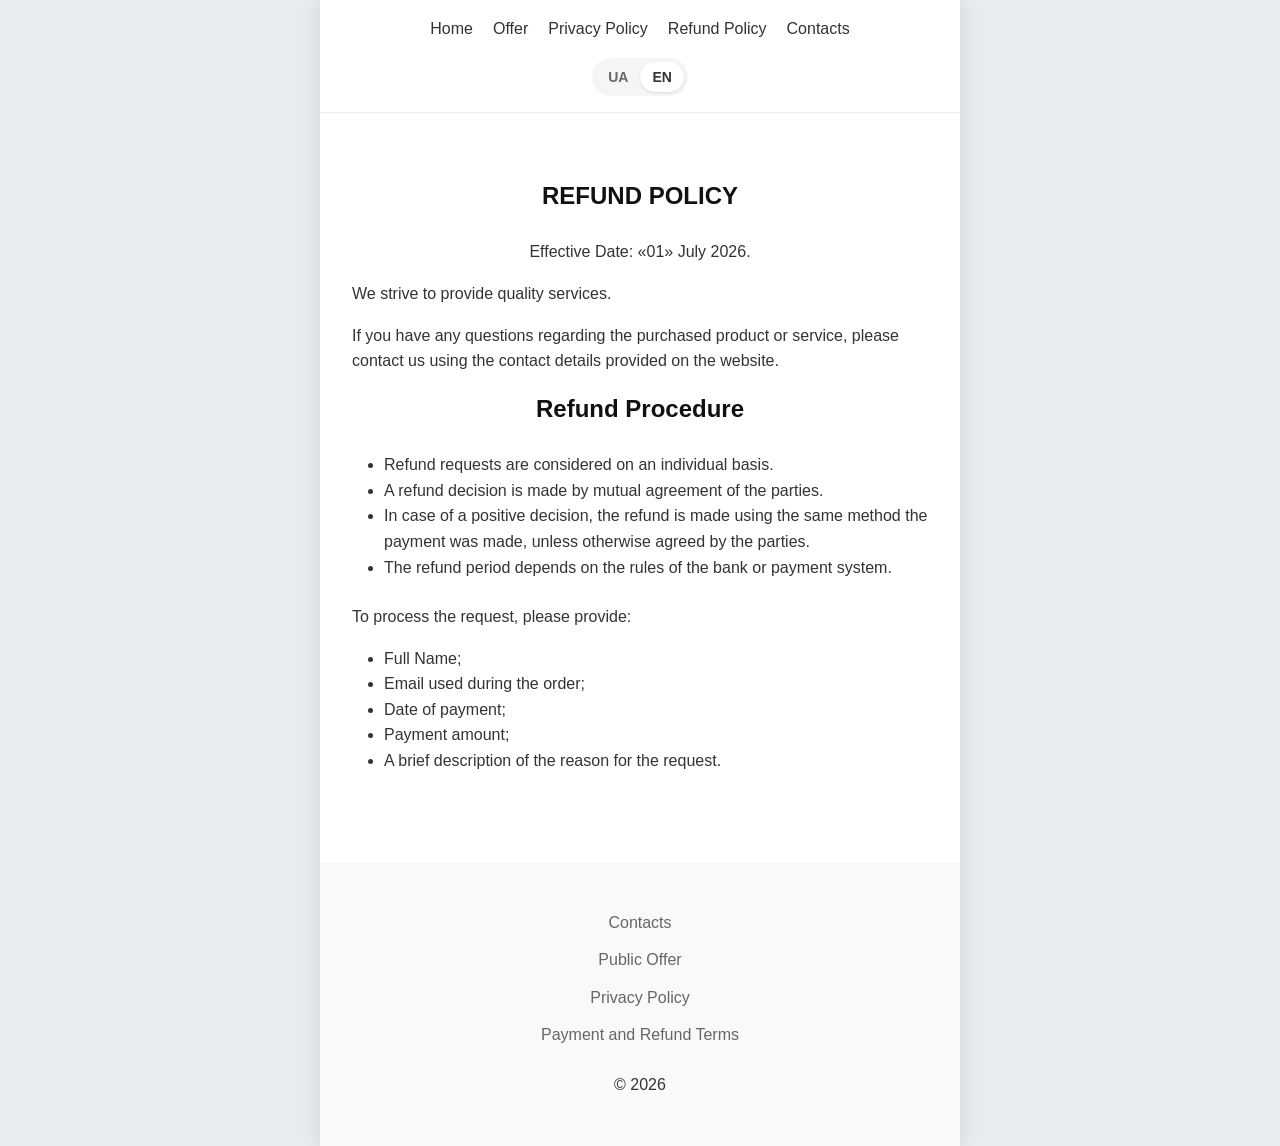
<file: en/refund.html>
<!DOCTYPE html>
<html lang="en">
<head>
    <meta charset="UTF-8">
    <meta name="viewport" content="width=device-width, initial-scale=1.0">
    <title>Payment and Refund Terms</title>
    <link rel="stylesheet" href="../assets/css/styles.css">
    <link rel="alternate" hreflang="uk" href="../refund.html">
    <link rel="alternate" hreflang="en" href="refund.html">
</head>
<body>
    <div class="site-wrapper">
        <header>
            <nav>
                <a href="index.html">Home</a>
                <a href="offer.html">Offer</a>
                <a href="privacy.html">Privacy Policy</a>
                <a href="refund.html">Refund Policy</a>
                <a href="contacts.html">Contacts</a>            </nav>
            <div class="language-switcher">
                <a href="../refund.html" class="lang-link">UA</a>
                <a href="refund.html" class="lang-link active">EN</a>
            </div>
        </header>

        <main>
            <section>
                <div class="legal-content">
                    <h1>REFUND POLICY</h1>
                    <p align="center">Effective Date: «01» July 2026.</p>
                    <p>We strive to provide quality services.</p>
                    <p>If you have any questions regarding the purchased product or service, please contact us using the contact details provided on the website.</p>

                    <h2>Refund Procedure</h2>
                    <ul>
                        <li>Refund requests are considered on an individual basis.</li>
                        <li>A refund decision is made by mutual agreement of the parties.</li>
                        <li>In case of a positive decision, the refund is made using the same method the payment was made, unless otherwise agreed by the parties.</li>
                        <li>The refund period depends on the rules of the bank or payment system.</li>
                    </ul>

                    <p>To process the request, please provide:</p>
                    <ul>
                        <li>Full Name;</li>
                        <li>Email used during the order;</li>
                        <li>Date of payment;</li>
                        <li>Payment amount;</li>
                        <li>A brief description of the reason for the request.</li>
                    </ul>
                </div>
            </section>
        </main>

        <footer>
            <div class="footer-links">
                <a href="contacts.html">Contacts</a>
                <a href="offer.html">Public Offer</a>
                <a href="privacy.html">Privacy Policy</a>
                <a href="refund.html">Payment and Refund Terms</a>
            </div>
            <div>&copy; 2026</div>
        </footer>
    </div>
</body>
</html>
</file>
<file: assets/css/styles.css>
/* Reset and Base Styles */
* {
    margin: 0;
    padding: 0;
    box-sizing: border-box;
}

html {
    scroll-behavior: smooth;
}

body {
    font-family: -apple-system, BlinkMacSystemFont, "Segoe UI", Roboto, Helvetica, Arial, sans-serif;
    line-height: 1.6;
    color: #333;
    background-color: #e9ecef; /* Subtle background outside the frame */
    display: flex;
    justify-content: center;
}

/* 50% width frame for PC */
.site-wrapper {
    width: 100%;
    max-width: 50%; /* 50% width on PC */
    background-color: #ffffff;
    min-height: 100vh;
    display: flex;
    flex-direction: column;
    box-shadow: 0 0 20px rgba(0,0,0,0.1);
}

/* Mobile Responsiveness for Wrapper */
@media (max-width: 1024px) {
    .site-wrapper {
        max-width: 100%;
    }
}

/* Header and Navigation */
header {
    position: sticky;
    top: 0;
    background-color: rgba(255, 255, 255, 0.95);
    backdrop-filter: blur(5px);
    padding: 1rem;
    display: flex;
    flex-direction: column;
    align-items: center;
    gap: 1rem;
    border-bottom: 1px solid #eee;
    z-index: 1000;
}

nav {
    display: flex;
    gap: 1.25rem;
    flex-wrap: wrap;
    justify-content: center;
    align-items: center;
}

nav a {
    text-decoration: none;
    color: #333;
    font-weight: 500;
    transition: color 0.2s;
}

nav a:hover {
    color: #0066cc;
}

/* Language Switcher */
.language-switcher {
    display: flex;
    align-items: center;
    background: #f5f5f5;
    border-radius: 20px;
    padding: 0.25rem;
}

.lang-link {
    text-decoration: none;
    color: #666;
    padding: 0.25rem 0.75rem;
    border-radius: 16px;
    font-size: 0.875rem;
    font-weight: 600;
    transition: all 0.2s ease;
}

.lang-link.active {
    background: #fff;
    color: #333;
    box-shadow: 0 1px 3px rgba(0,0,0,0.1);
}

/* WayForPay Button */
.pay-btn {
    display: inline-block;
    background-color: #2196F3;
    color: white !important;
    padding: 0.4rem 1.2rem;
    border-radius: 4px;
    text-decoration: none;
    font-weight: bold;
    transition: background-color 0.2s;
    border: none;
}

.pay-btn:hover {
    background-color: #1976D2;
}

/* Main Content */
main {
    flex: 1;
    display: flex;
    flex-direction: column;
}

section {
    padding: 4rem 2rem;
    text-align: center; /* All content centered */
    border-bottom: 1px solid #eee;
    display: flex;
    flex-direction: column;
    align-items: center;
    justify-content: center;
    min-height: 50vh;
}

.legal-content {
    text-align: left;
    max-width: 800px;
    width: 100%;
    margin: 0 auto;
}

.legal-content h1, .legal-content h2 {
    text-align: center;
}

.legal-content ul {
    margin-left: 2rem;
    margin-bottom: 1.5rem;
}

.legal-content p {
    max-width: 100%;
}

section:last-child {
    border-bottom: none;
}

h1, h2 {
    margin-bottom: 1.5rem;
    color: #111;
}

p {
    max-width: 600px;
    margin-bottom: 1rem;
}

/* Footer */
footer {
    background-color: #f8f9fa;
    padding: 3rem 2rem;
    text-align: center;
}

.footer-links {
    display: flex;
    flex-direction: column;
    gap: 0.75rem;
    margin-bottom: 1.5rem;
}

footer a {
    color: #666;
    text-decoration: none;
}

footer a:hover {
    color: #333;
    text-decoration: underline;
}
</file>
